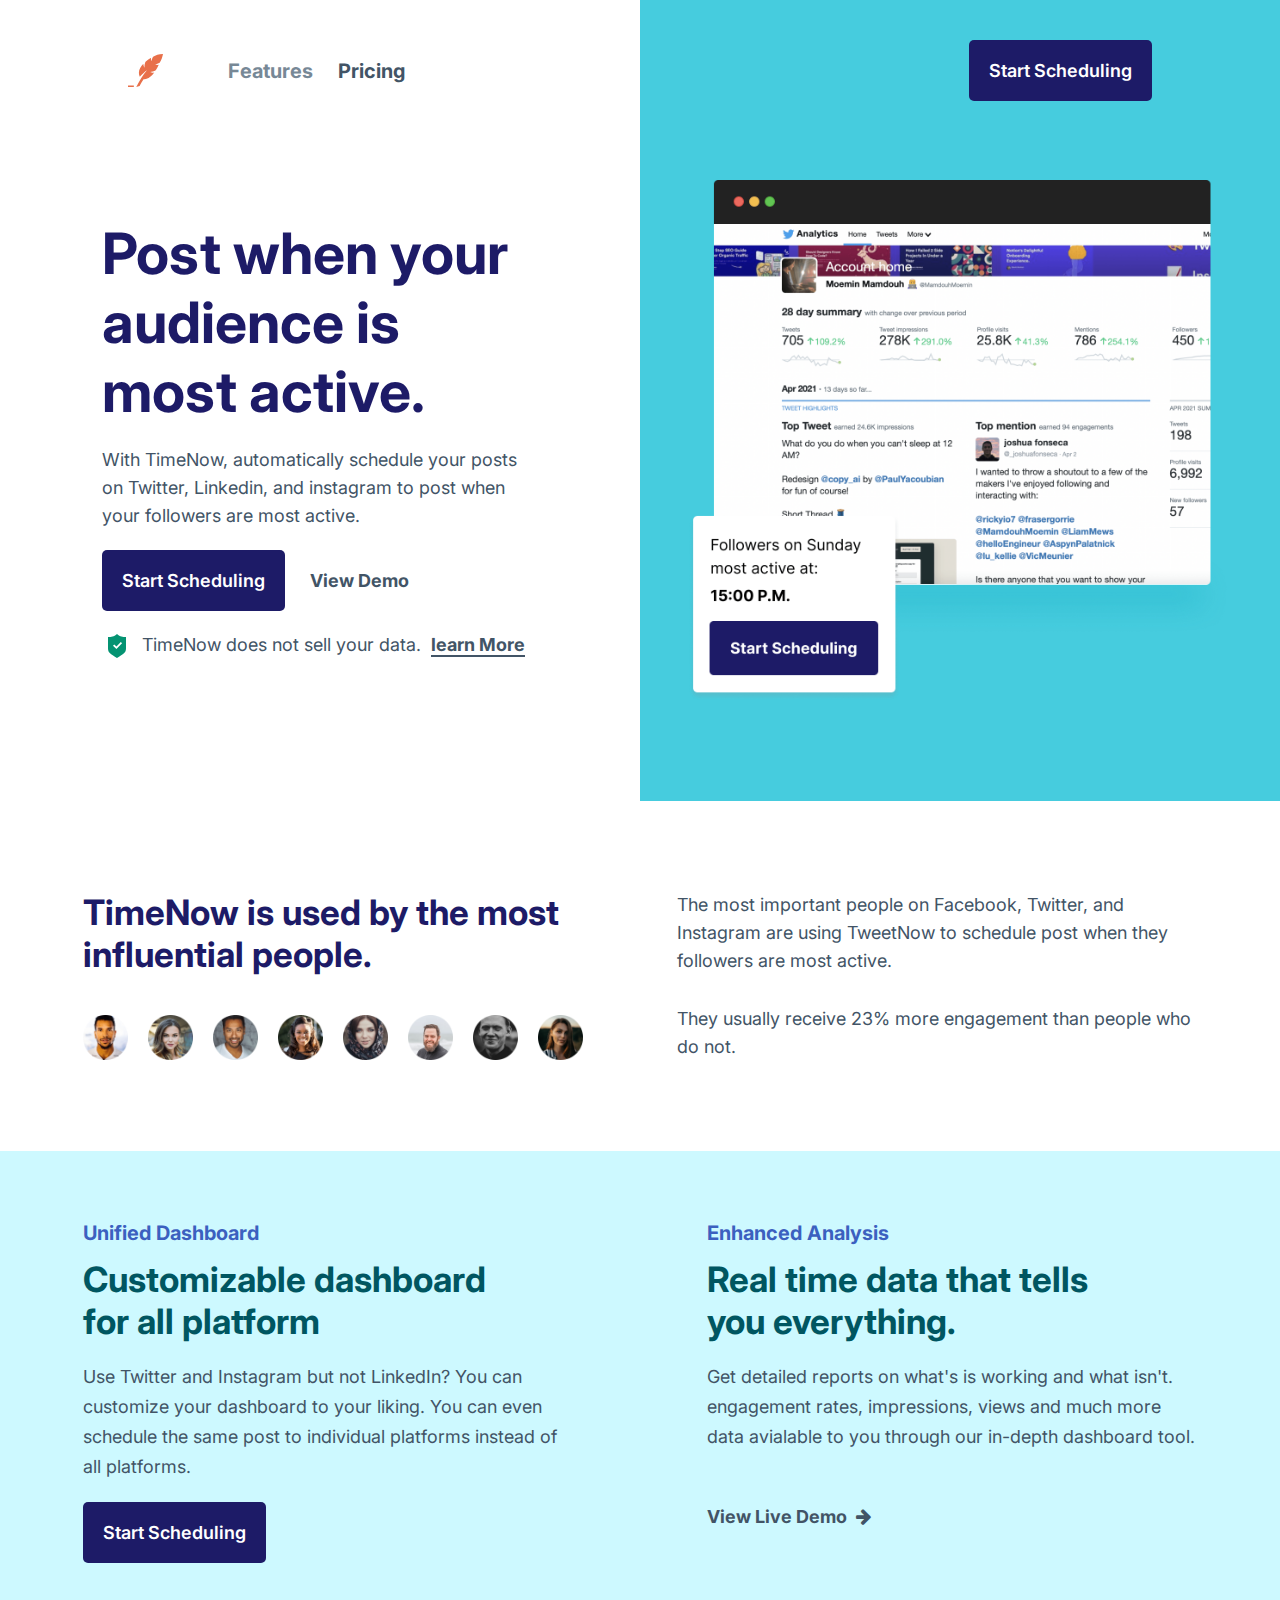
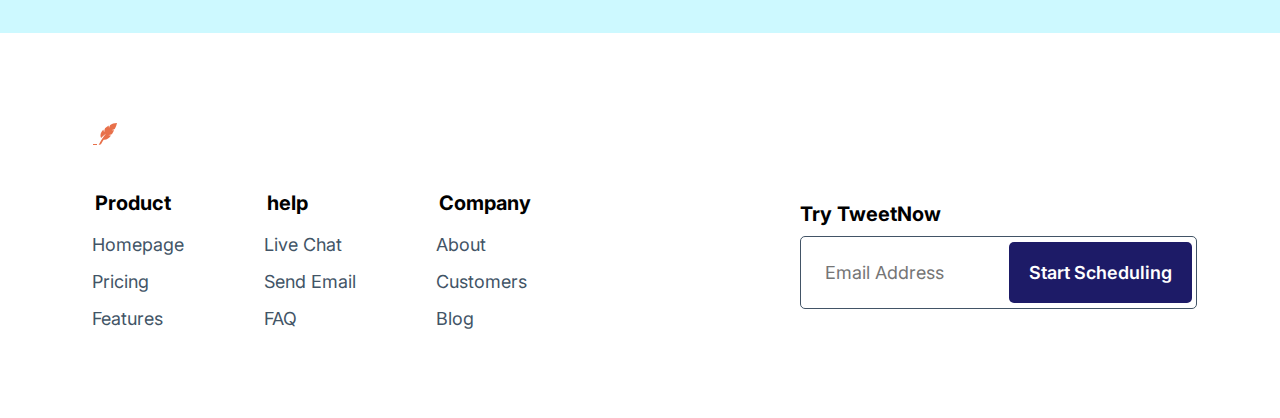
<file: index.html>
<!DOCTYPE html>
<html lang="en">

<head>
    <meta charset="UTF-8">
    <meta http-equiv="X-UA-Compatible" content="IE=edge">
    <meta name="viewport" content="width=device-width, initial-scale=1.0">
    <link rel="stylesheet" href="./style.css">
    <link rel="preconnect" href="https://fonts.gstatic.com" crossorigin>
    <link href="https://fonts.googleapis.com/css2?family=Inter:wght@100;200;300;400;500;600;700;800&display=swap"
        rel="stylesheet">
    <link rel="stylesheet" href="https://stackpath.bootstrapcdn.com/font-awesome/4.7.0/css/font-awesome.min.css">
    <title>TimeNow</title>
</head>

<body>
    <header>
        <nav>
            <img src="./images/Logo.svg" alt="Logo">
            <div class="window-nav">
                <ul>
                    <li>Features</li>
                    <li><a href="./price.html">Pricing</a></li>
                    <li>Schedule</li>
                </ul>
                <button><a href="./price.html">Start Scheduling</a></button>
            </div>
            <div class="menu">
                <span class="line"></span>
                <span class="line"></span>
                <span class="line"></span>
                <span class="line"></span>
            </div>
        </nav>
        
    </header>
    <section class="section-1">
        <div class="col-1">
            <div class="col-1-container">
                <h1>Post when your audience is most active. </h1>
                <p>With TimeNow, automatically schedule your posts on Twitter, Linkedin, and instagram to post when
                    your followers are most active.</p>
                <div>
                    <button><a href="./price.html">Start Scheduling</a></button>
                    <p class="p-text"><b>View Demo</b></p>
                </div>
                <div class="shield-text">
                    <div class="shield"></div>
                    <p>TimeNow does not sell your data. <span><a href="#">learn More</a></span></p>

                </div>
            </div>
        </div>
        <div class="col-2">
            <img src="./images/Mockup.png" alt="Hero">
        </div>
    </section>
    <section class="section-2">
        <div class="half-1">
            <h2>TimeNow is used by the most influential people.</h2>
            <div class="profile-icons">
                <img src="./images/UA1.png" alt="">
                <img src="./images/UA2.png" alt="">
                <img src="./images/UA3.png" alt="">
                <img src="./images/UA4.png" alt="">
                <img src="./images/UA5.png" alt="">
                <img src="./images/UA6.png" alt="">
                <img src="./images/UA7.png" alt="">
                <img src="./images/UA8.png" alt="">
            </div>
        </div>
        <div class="half-2">
            <p>The most important people on Facebook, Twitter, and Instagram are using TweetNow to schedule post
                when they followers are most active. </p>
            <p>They usually receive 23% more engagement than people who do not.</p>
        </div>
    </section>
    <section class="section-3">
        <div class="section-3-container">
            <div class="contained">
                <h5>Unified Dashboard</h5>
                <h2>Customizable dashboard <br> for all platform</h2>
                <p>Use Twitter and Instagram but not LinkedIn? You can customize your dashboard to your liking. You can
                    even schedule the same post to individual platforms instead of all platforms.</p>
                <div>
                    <button><a href="./price.html">Start Scheduling</a></button>
                </div>

            </div>
            <div class="contained">
                <h5>Enhanced Analysis</h5>
                <h2>Real time data that tells <br> you everything.</h2>
                <p>Get detailed reports on what's is working and what isn't. engagement rates, impressions, views and
                    much more data avialable to you through our in-depth dashboard tool.</p>
                <p><b>View Live Demo <i class="fa fa-arrow-right" aria-hidden="true"></i></b></p>
            </div>
        </div>
    </section>
    <footer>
        <div class="footer-1">
            <img src="./images/Logo.svg" alt="">
            <table>
                <tr>
                    <th>Product</th>
                    <th>help</th>
                    <th>Company</th>
                </tr>
                <tr>
                    <td>Homepage</td>
                    <td>Live Chat</td>
                    <td>About</td>
                </tr>
                <tr>
                    <td><a href="./price.html">Pricing</a></td>
                    <td>Send Email</td>
                    <td>Customers</td>
                </tr>
                <tr>
                    <td>Features</td>
                    <td>FAQ</td>
                    <td>Blog</td>
                </tr>
            </table>
            <div class="substitute">
                <h5>Company</h5>
                <p> About</p>
                <p>Customers</p>
                <p>Blog</p>
            </div>
        </div>
        <div class="footer-2">
            <h5>Try TweetNow</h5>
            <div class="email">
                <input type="email" name="" id="" placeholder="Email Address">
                <button type="submit">Start Scheduling</button>
            </div>
        </div>
    </footer>

    <script src="./app.js"></script>
</body>

</html>
</file>
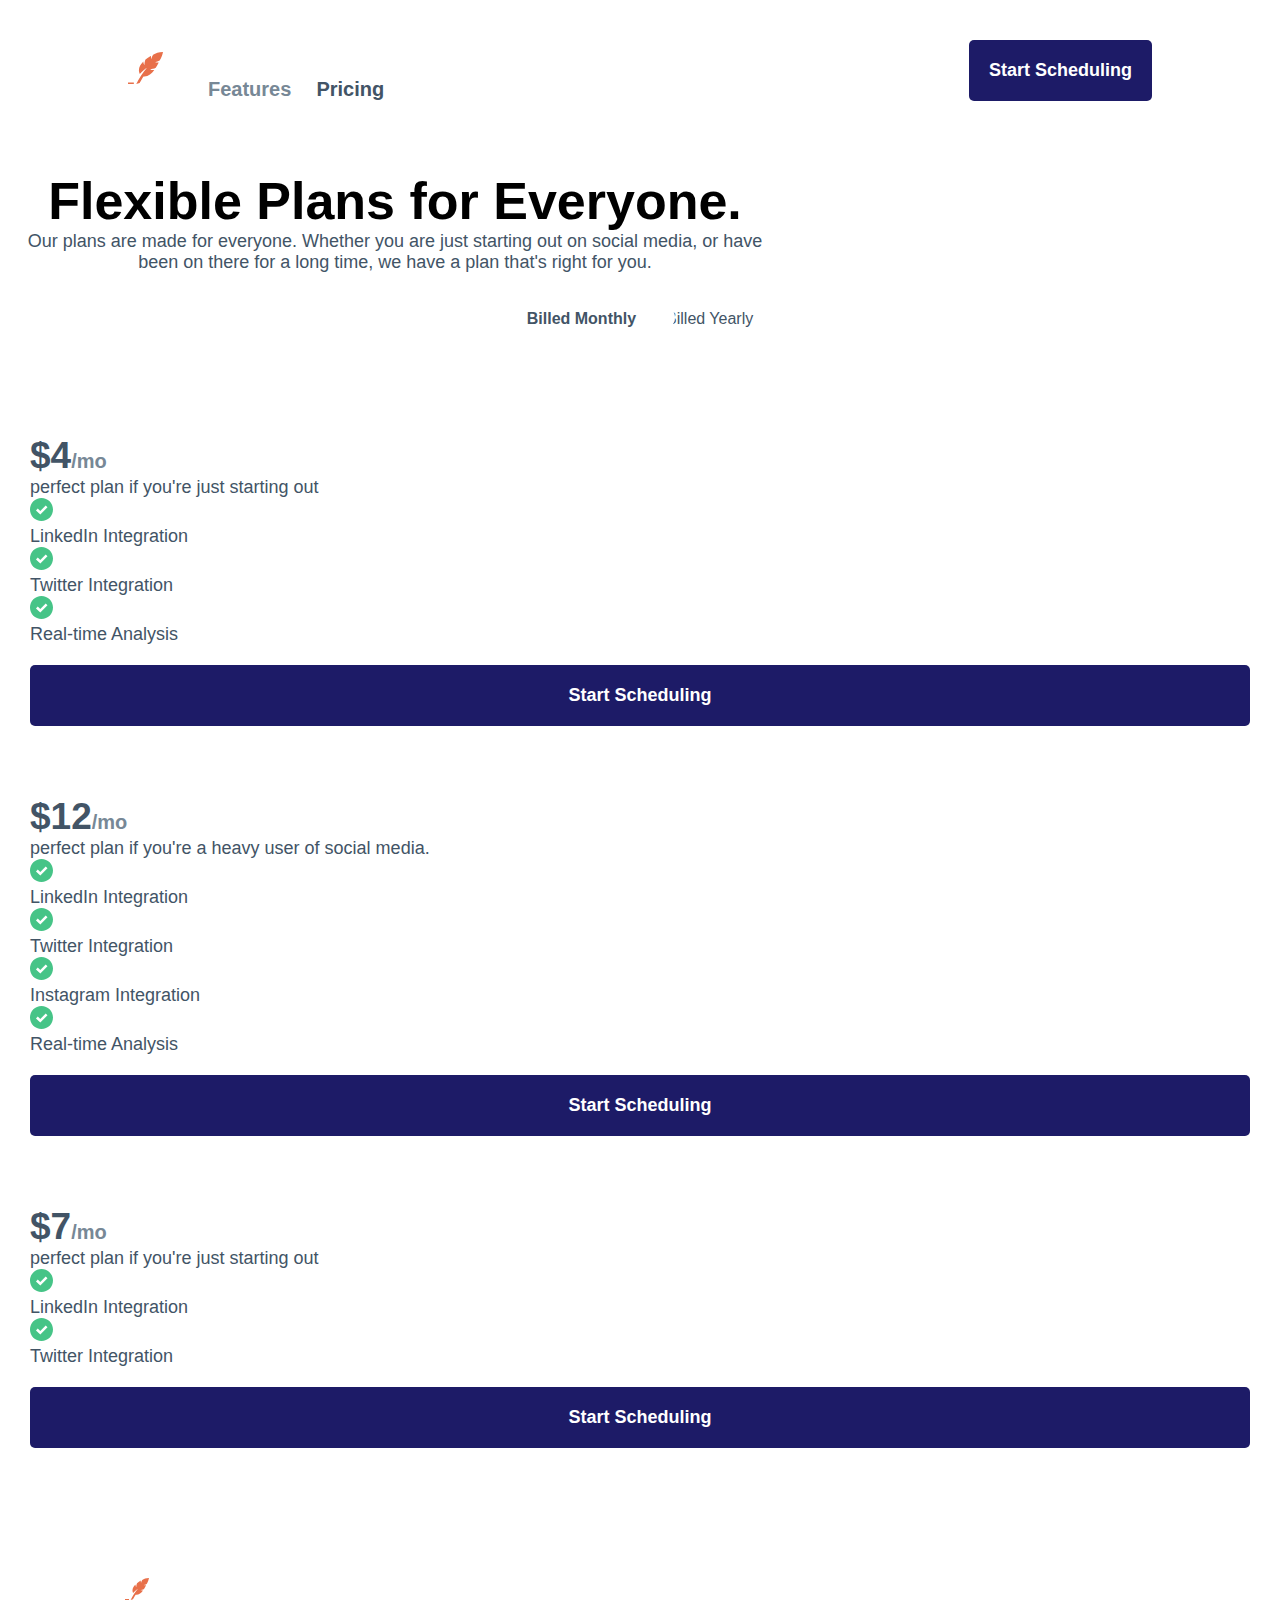
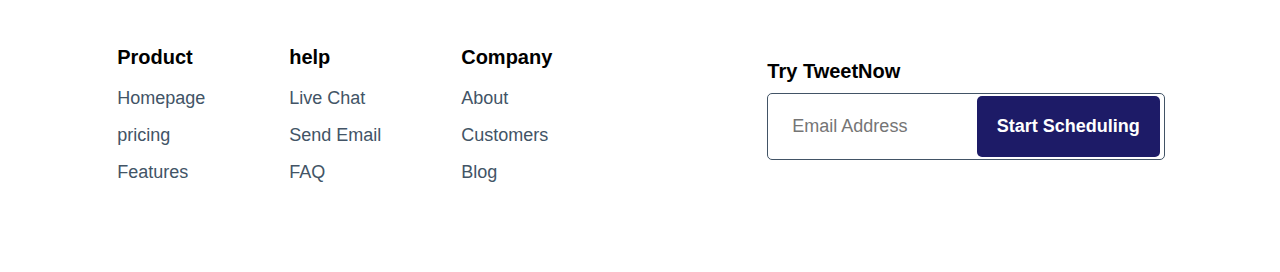
<file: price.html>
<!DOCTYPE html>
<html lang="en">

<head>
    <meta charset="UTF-8">
    <meta http-equiv="X-UA-Compatible" content="IE=edge">
    <meta name="viewport" content="width=device-width, initial-scale=1.0">
    <link rel="stylesheet" href="./prices.css">
    <link href="https://cdn.jsdelivr.net/npm/bootstrap@5.0.2/dist/css/bootstrap.min.css" rel="stylesheet"
        integrity="sha384-EVSTQN3/azprG1Anm3QDgpJLIm9Nao0Yz1ztcQTwFspd3yD65VohhpuuCOmLASjC" crossorigin="anonymous">
    <title>Prices</title>
</head>

<body>
    <header>
        <nav>
            <a href="./index.html"><img src="./images/Logo.svg" alt="Logo"></a>
            <div class="window-nav">
                <ul>
                    <li>Features</li>
                    <li>Pricing</li>
                    <li>Schedule</li>
                </ul>
                <button style="border-radius: 5px;">Start Scheduling</button>
            </div>
            <div class="menu">
                <span class="line"></span>
                <span class="line"></span>
                <span class="line"></span>
                <span class="line"></span>
            </div>
        </nav>

    </header>
    <main>
        <div id="price-headings" class="container-sm">
            <h1 class="text-dark">Flexible Plans for Everyone.</h1>
            <p class="" id="prices-text">Our plans are made for everyone. Whether you are just starting out on social
                media, or have been on there for a long time, we have a plan that's right for you.</p>
        </div>
        <div id="billing">
            <p id="monthly" class="bold-price">Billed Monthly</p>
            <div id="switch">
                <input type="checkbox" id="switches">
                <label for="switches"></label>
            </div>
            <p id="yearly">Billed Yearly</p>
        </div>
        <div class="container">
            <div id="row" class="row justify-content-center">
                <div id="prices" class="col-11 col-xl-3 col-md-5 border border-2  position-relative" >
                    <h2 class="text-dark"><span class="amount">$4</span><span class="time">/mo</span></h2>
                    <p class="pb-3 mb-4 border border-top-0 border-end-0 border-start-0 border-2">perfect plan if you're just starting out</p>
                    <div class="features">
                        <img src="./images/Checkmark.svg" alt="check">
                        <p class="d-inline-block">LinkedIn Integration</p>
                    </div>
                    <div class="features">
                        <img src="./images/Checkmark.svg" alt="check">
                        <p class="d-inline-block">Twitter Integration</p>
                    </div>
                    <div class="features">
                        <img src="./images/Checkmark.svg" alt="check">
                        <p class="d-inline-block">Real-time Analysis</p>
                    </div>
                    <button id="button" style="border-radius: 5px; " class=" ">Start Scheduling</button>
                </div>
                <div id="prices" class=" col-11 col-xl-3 col-md-5  border border-2  position-relative">
                    <h2  class="text-dark"><span class="amount">$12</span><span class="time">/mo</span></h2>
                    <p class="pb-3 mb-4 border border-top-0 border-end-0 border-start-0 border-2">perfect plan if you're a heavy user of social media.</p>
                    <div class="features">
                        <img src="./images/Checkmark.svg" alt="check">
                        <p class="d-inline-block">LinkedIn Integration</p>
                    </div>
                    <div class="features">
                        <img src="./images/Checkmark.svg" alt="check">
                        <p class="d-inline-block">Twitter Integration</p>
                    </div>
                    <div class="features">
                        <img src="./images/Checkmark.svg" alt="check">
                        <p class="d-inline-block">Instagram Integration</p>
                    </div>
                    <div class="features">
                        <img src="./images/Checkmark.svg" alt="check">
                        <p class="d-inline-block">Real-time Analysis</p>
                    </div>
                    <button style="border-radius: 5px;">Start Scheduling</button>
                </div>
                <div id="prices" class="col-11 col-xl-3 col-md-11 border border-2 position-relative">
                    <h2  class="text-dark"><span class="amount">$7</span><span class="time">/mo</span></h2>
                    <p class="pb-4 mb-4 border border-top-0 border-end-0 border-start-0 border-2">perfect plan if you're just starting out</p>
                    <div class="features">
                        <img src="./images/Checkmark.svg" alt="check">
                        <p class="d-inline-block">LinkedIn Integration</p>
                    </div>
                    <div class="features">
                        <img src="./images/Checkmark.svg" alt="check">
                        <p class="d-inline-block">Twitter Integration</p>
                    </div>
                    <button style="border-radius: 5px; ">Start Scheduling</button>
                </div>
                
            </div>
        </div>
    </main>
    <footer>
        <div class="footer-1">
            <a href="./index.html"><img src="./images/Logo.svg" alt="Logo"></a>
            <table>
                <tr>
                    <th>Product</th>
                    <th>help</th>
                    <th>Company</th>
                </tr>
                <tr>
                    <td>Homepage</td>
                    <td>Live Chat</td>
                    <td>About</td>
                </tr>
                <tr>
                    <td>pricing</td>
                    <td>Send Email</td>
                    <td>Customers</td>
                </tr>
                <tr>
                    <td>Features</td>
                    <td>FAQ</td>
                    <td>Blog</td>
                </tr>
            </table>
            <div class="substitute">
                <h5>Company</h5>
                <p> About</p>
                <p>Customers</p>
                <p>Blog</p>
            </div>
        </div>
        <div class="footer-2">
            <h5>Try TweetNow</h5>
            <div class="email">
                <input type="email" name="" id="" placeholder="Email Address">
                <button type="submit" style="border-radius: 5px;">Start Scheduling</button>
            </div>
        </div>
    </footer>
    <script src="./app1.js"></script>
    <script src="https://cdn.jsdelivr.net/npm/bootstrap@5.0.2/dist/js/bootstrap.bundle.min.js"
        integrity="sha384-MrcW6ZMFYlzcLA8Nl+NtUVF0sA7MsXsP1UyJoMp4YLEuNSfAP+JcXn/tWtIaxVXM"
        crossorigin="anonymous"></script>
</body>

</html>
</file>
<file: style.css>
* {
    padding: 0;
    margin: 0;
    box-sizing: border-box;
    font-family: 'Inter', sans-serif;
}
:root{
    --button : #1d1b67;
    --cyan: #46ccde;
    --txt: #778896;
    --headings:#1d1b67;
    --darker-text:#425466;
    --headings-2:#3b60bf;
    --headings-3:#005661;
    --section-2:#cdf9ff;

}
@media (max-width: 2600px) {
    nav,.window-nav,ul, .col-1,.section-1, .col-1, .col-2, .col-1-container, .shield-text, .section-2, .profile-icons, .contained,footer{
        display: flex;
    }
    nav,.window-nav,.section-2,.half-1, .section-3-container, footer{
        justify-content: space-between;
    }
    nav,ul,.col-1, .col-2, .shield-text,  footer{
        align-items: center;
    }
    nav, .section-1, .section-3, .section-3-container, footer{
        margin: auto;
    }
    header{
        width: 100vw;
        position: absolute;
        top: 0;
        z-index: 1;
    }
    nav {
        width: 80vw;
        font-size: 20px;
        margin-top: 40px;
    }
    .window-nav{
        flex: 1;
    }
    .menu{
        display: none;
    }
    li{
        list-style-type: none;
        color: var(--txt);
        font-weight: bold;
    }
    li a{
        color: var(--darker-text);
    }
    a{
        text-decoration: none;
    }
    button a{
        color: #fff;
    }
    nav img{
        width: 35px;
        margin-right: 65px;
    }
    ul li:nth-child(2) {
        margin-left: 25px;
    }
    ul li:nth-child(3) {
        display: none;
    }
    button {
        padding: 20px ;
        color: white;
        background-color: #1d1b67;
        border: none;
        border-radius: 5px;
        font-size: 18px;
        font-weight: 600;
    }
    section{
        width: 100vw;
    }
    .col-1{
        flex:1;
        justify-content: center;
        font-size: 18px;
        padding:180px 0 100px 0;
    }
    .col-1-container{
        width: 68%;
        color: var(--darker-text);
        flex-direction: column;
        row-gap: 20px;
    }
    .col-1-container p:nth-of-type(1){
        line-height: 28px;
    }
    .p-text{
        display: inline-block;
        margin-left: 20px;
    }
    h1{
        font-size: 57px;
        color: var(--headings);
    }
    .shield{
        display: inline-block;
        width: 30px;
        height: 30px;
        background-image: url(./images/Shield.svg);
        background-repeat: no-repeat;
        background-position: center;
    }
    .shield-text{
        align-items: flex-start;
    }
    .shield,.shield-text p{
        margin-right: 10px;
    }
    .shield-text p{
        display: inline-block;
    }
    .shield-text a{
        color: var(--darker-text);
        font-weight: 700;
        text-decoration: none;
        border-bottom: 2px solid;
        margin-left: 5px;
    }
    .col-2{
        flex:1;
        background-color: var(--cyan);
        justify-content: center;
        padding: 180px 0 100px 0;
    }
    .col-2 img{
        width: 650px;
        max-width: 85%;
    }
    .section-2{
        width: 82vw;
        font-size: 18px;
        color: var(--darker-text);
        margin: 90px auto;
    }
    .half-1,.half-2{
        width: 520px;
    }
    .half-1 h2{
        font-size: 35px;
        color: var(--headings);
    }
    .profile-icons{
        column-gap: 20px;
        margin-top: 40px;
    }
    .half-2 p{
        line-height: 28px;
    }
    .half-2 p:nth-child(1){
        margin-bottom: 30px;
    }
    .profile-icons img{
        width: 45px;
    }
    .section-3{
        background-color: var(--section-2);
    }
    .section-3-container{
        display: grid;
        font-size: 18px;
        width: 82vw;
        color: var(--darker-text);
        grid-template-columns: 42% 42%;
        padding: 70px 0;
    }
    .contained{
        row-gap: 20px;
        flex-direction: column;
    }
    .contained p{
        line-height: 30px;
    }
    .section-3 h5{
        font-size: 20px;
        color: var(--headings-2);

        margin-bottom: -7px;
    }
    .section-3 h2{
        font-size: 35px;
        color: var(--headings-3);
    }
    i{
        margin-left: 5px;
    }
    .contained p:nth-of-type(2){
        margin-top: 30px;
    }
    footer{
        width: 82vw;
        padding: 90px 0 80px;
    }
    .footer-1 img{
        margin:0 0 30px 10px;
    }
    .substitute{
        display: none;
    }
    th{
        width: 170px;
        font-size: 20px;
        text-align: left;
        padding: 10px;
    }
    td{
        font-size:18px ;
        padding: 7px;
        font-weight: 400;
        color: var(--darker-text);
    }
    td a{
        color: var(--darker-text);
    }
    .footer-2{
        height: max-content;
        margin-bottom: -50px;
    }
    .footer-2 h5{
        font-size: 20px;
        margin-bottom: 10px;
    }
    .email{
        border: 1.5px solid var(--darker-text);
        padding: 5px 4px 4.5px;
        border-radius: 5px;
    }
    .email input{
        font-size: 18px;
        padding: 20px;
        width: 200px;
        border: none;
        outline: none;
    }
    .email button{
        padding: 20px;
    }

}
@media(max-width:1300px){
    .section-2, .section-3-container, footer{
        width: 87vw;
    }
    .section-3-container{
        grid-template-columns: 44% 44%;
    }
}
@media(max-width: 1200px){
    .section-1 h1{
        font-size: 50px;
    }
    .section-2{
        flex-direction: column;
    }
    .half-1, .half-2{
        width: 100%;
    }
    .half-1{
        display: flex;
        flex-direction: row;
        align-items: center;
        margin-bottom: 50px;
    }
    .profile-icons{
        width: 42%;
        margin-top: 0;
        flex-wrap: wrap;
    }
    .half-1 h2{
        width: 50%;
    }
    .profile-icons img{
        margin-top: 10px;
    }
    .section-2 h2, .section-3 h2{
        font-size: 33px;
    }
}
@media(max-width: 1130px){
    .footer-1 th{
        width: 140px;
    }

}
@media(max-width: 1100px){
    .col-1-container h1{
        font-size: 45px;
    }
    footer{
        flex-direction: column;
        row-gap: 50px;
        align-items: flex-start;
        row-gap: 90px;
        margin-bottom: 50px;
    }
    .footer-1{
        text-align: left;
    }
    .footer-1 th{
        width: 170px;
    }
    .section-2 h2, .section-3 h2{
        font-size: 30px;
    }
}
@media(max-width:1000px){
    .col-2{
        flex: 1.1;
    }
    .col-1{
        flex: 0.9;
    }
    .col-1-container{
        width: 80%;
    }
    .col-1-container h1{
        font-size: 37px;
    }
    .section-3-container{
        display: flex;
        flex-direction: column;
        row-gap: 70px;
    }
}
@media(max-width:860px){
    nav{
        width: 90vw;
    }
    nav img{
        margin-right: 45px;
    }
    .col-1-container button{
        margin-bottom: 30px;
    }
}
@media(max-width:700px){
    header{
        position: fixed;
        top: 0;
        background-color: white;
    }
    nav{
        position: relative;
        margin-bottom: 20px;
    }
    .window-nav{
        position: fixed;
        width: 100vw;
        height: 0vh;
        top: 0;
        left: 0;
        flex-direction: column;
        background-color: var(--darker-text);
        transition: height .2s ease, opacity .2s ease, visibility .2s ease;
        opacity: 0;
        visibility: hidden;
    }
    .window-nav ul li{
        opacity: 0;
        color: white;
        font-weight: normal;
    }
    li a{
        color: #fff;
    }
    .nav{
        visibility: visible;
        opacity: 0.85;
        height: 100vh;
    }
    @keyframes animate {
        0%{
            opacity: 0;
            transform: translate3d(-25%, 0, 0);
        }
        100%{
            opacity: 1;
            transform: translate3d(0, 0, 0);
        }
    }
    .nav ul li{
        animation: animate .3s ease forwards;
    }
    .nav ul li:nth-child(1){
        animation-delay: .23s;
    }
    .nav ul li:nth-child(2){
        animation-delay: .26s;
    }
    .nav ul li:nth-child(3){
        animation-delay: .32s;
    }
    ul{
        width: max-content;
        display: block;
        text-align: center;
        margin: auto;
        color: white;
        font-size: 22px;
    }
    
    ul li:nth-of-type(1), ul li:nth-of-type(2), ul li:nth-of-type(3){
        margin: 0 0  35px;
    }
    ul li:nth-child(3) {
        display: block;
    }
    nav button{
        display: none;
    }
    .menu{
        display: block;
        width: 30px;
        height: 30px;
        margin-right: 10px;
        transition: 0.2s ease;
    }
    .line{
        position: absolute;
        width: 30px;
        height:4px ;
        background-color: black;
        transition:transform 0.2s ease-in-out, opacity 0.2s ease-in-out;
    }
    .line:nth-of-type(1){
        top: 0;
    }
    .line:nth-of-type(2){
        top: 10px;
    }
    .line:nth-of-type(3){
        top: 10px;
    }
    .line:nth-of-type(4){
        top: 20px;
    }
    .active .line:nth-of-type(1),.active .line:nth-of-type(4){
        opacity: 0;
    }
    .active .line:nth-of-type(2){
        background-color: white;
        transform: rotate(45deg);
    }
    .active .line:nth-of-type(3){
        background-color: white;
        transform: rotate(-45deg);
    }
    .section-1{
        flex-direction: column;
        position: relative;
        top: 80px;
    }
    .col-1,.col-2{
        padding: 40px 0;
    }
    .col-1-container{
        width: 90%;
    }
    .half-1{
        flex-direction: column;
        margin-bottom: 50px;
    }
    .half-1 h2, .profile-icons{
        width: 100%;
    }
    .profile-icons{
        column-gap: 10px;
        margin-top: 45px;
    }
    .profile-icons img{
        width: 50px;
    }
    .section-3-container{
        padding: 50px 0;
    }

}
@media(max-width: 499px){
    td:nth-child(3), td:nth-child(6),td:nth-child(9) , th:nth-child(3) {
        display: none;
    }
    .substitute{
        width: 82vw;
        display: grid;
        grid-template-columns: 1fr;
        row-gap: 18px;
        margin: 20px auto 0;
    }
    .substitute h5{
        font-size: 20px;
        margin-bottom: 5px;
    }
    .substitute p{
        font-size: 18px;
        font-weight: 500;
        color: var(--darker-text);
        opacity: 0.9;
    }
    .footer-2{
        width: 87vw;
    }
    .email{
        width: max-content;
    }
    .email input{
        width: 40vw;
    }
    .email button{
        width:175px;  
        padding: 20px 0;
    }
}
@media(max-width: 400px){
    .email{
        display: flex;
        flex-direction: column;
        border: none;
    }
    .email input{
        border: 1px solid black;
        margin-bottom: 15px;
        border-radius: 5px;
    }
    .email input, .email button{
        width: 250px;
        font-size: 18px;
    }
}
</file>
<file: prices.css>
* {
    padding: 0;
    margin: 0;
    box-sizing: border-box;
    font-family: 'Inter', sans-serif;
}
:root{
    --button : #1d1b67;
    --txt: #778896;
    --darker-text:#425466;
}
@media (max-width: 2600px) {
    nav,.window-nav,ul,#billing,footer{
        display: flex;
    }
    nav,.window-nav, footer{
        justify-content: space-between;
    }
    nav, #billing, .window-nav, ul,  footer{
        align-items: center;
    }
    nav, #billing, footer{
        margin: auto;
    }
    #prices-text, #billing,td{
        color: var(--darker-text);
        font-weight: 400;
    }
    header{
        width: 100vw;
    }
    nav {
        width: 80vw;
        font-size: 20px;
        margin-top: 40px;
    }
    .window-nav{
        flex: 1;
        align-items: flex-end;
    }
    .menu{
        display: none;
    }
    li {
        list-style-type: none;
        color: var(--txt);
        font-weight: bold;
    }
    nav img{
        width: 35px;
        margin-right: 45px;
    }
    ul li:nth-child(2) {
        margin-left: 25px;
        color: var(--darker-text);
    }
    ul li:nth-child(3) {
        display: none;
    }
    button{
        padding: 20px ;
        color: white;
        background-color: #1d1b67;
        border: none;
        font-size: 18px;
        font-weight: 600;
    }
    main{
        font-size: 18px;
        margin-top: 70px;
    }
    #price-headings{
        width: 790px;
        text-align: center;
    }
    main h1{
        font-size: 52px;
        font-weight: 700;
    }
    #prices-text{
        padding:0 20px;
    }
    #billing{
        width: 100vw;
        margin-top: 30px;
        justify-content: center;
        font-size: 16px;
        color: var(--darker-text);
    }
    .bold-price{
        font-weight: bold;
    }
    #switch,#billing p{
        margin-bottom: 0;
    }
    #switch{
        height: 32px;
    }
    #switch input{
        opacity: 0;
        visibility: hidden;
    }
    #switch label{
        position: relative;
        width: 60px;
        height: 30px;
        border-radius: 50px;
        background-color: #3a84f7;
        margin-right: 17px;
    }
    #switch label::after{
        content: '';
        position: absolute;
        top: 3.15px;
        left: 3.1px;
        width: 23px;
        height: 23px;
        border-radius: 50%;
        background-color: #fff;
        transition: transform .22s ease-in-out;
    }
    #switch input:checked ~ label:after{
        transform: translate3d(31px, 0, 0);
    }
    #switch input:checked ~ p{
        font-weight: bold;
    }
    #row{
        row-gap: 40px;
        column-gap: 40px;
        margin-top: 70px;
    }
    #prices{
        padding: 30px;
        border-radius: 5px;
        color: var(--darker-text);
    }
    #prices button{
        margin: 20px 0 10px;
        width: 100%;
    }
    .features img{
        width: 23px;
        margin-right: 5px;
    }
    .time{
        font-size: 20px;
        color: var(--txt);
    }
    .amount{
        font-size: 37px;
        font-weight: 700;
    }
    footer{
        width: 82vw;
        padding: 90px 0 80px;
    }
    .footer-1 img{
        margin:0 0 30px 10px;
    }
    .substitute{
        display: none;
    }
    th{
        width: 170px;
        font-size: 20px;
        text-align: left;
        padding: 10px 10px 10px 0;
    }
    td{
        font-size:18px ;
        padding: 7px 7px 7px 0;
        font-weight: 400;
    }
    td a{
        text-decoration: none;
        color: var(--darker-text);
    }
    .footer-2{
        height: max-content;
        margin-bottom: -50px;
    }
    .footer-2 h5{
        font-size: 20px;
        margin-bottom: 10px;
    }
    .email{
        border: 1.5px solid var(--darker-text);
        padding: 2px 4px;
        border-radius: 5px;
    }
    .email input{
        font-size: 18px;
        padding: 20px;
        width: 200px;
        border: none;
        outline: none;
    }
    .email button{
        padding: 20px;
    }
}
@media(min-width:1200px){
    #prices{
        height: max-content;
    }
}
@media(max-width:1200px){
    #prices{
        position: relative;
    }
    #prices button{
        width: 85%;
        position: absolute;
        bottom: 35px;
        right: 7.5%;
    }
    
    #prices .features:last-of-type{
        margin-bottom: 100px;
    }
}
@media(max-width:1200px) and (min-width:992px){
    #prices:nth-child(3){
        width: 840px;
    }
}
@media(max-width:1200px) and (min-width:769px){
    #prices:nth-child(3){
        padding: 40px 7.5%;
    }
}
@media(max-width: 1130px){
    .footer-1 th{
        width: 140px;
    }
}
@media(max-width: 1100px){
    footer{
        flex-direction: column;
        row-gap: 50px;
        align-items: flex-start;
        row-gap: 90px;
        margin-bottom: 50px;
    }
    .footer-1{
        text-align: left;
    }
    .footer-1 th{
        width: 170px;
    }
}
@media(max-width:991px) and (min-width: 769px){
    #prices:nth-child(3){
        width: 640px;
    }
}
@media(max-width:990px){
    #price-headings{
        width: 70vw;
    }
}
@media(max-width:860px){
    nav{
        width: 90vw;
    }
    nav img{
        margin-right: 25px;
    }
}
@media(max-width:700px){
    header{
        position: fixed;
        top: 0;
        background-color: rgb(255, 255, 255);
        z-index: 1;
    }
    nav{
        position: relative;
        margin-bottom: 20px;
    }
    .window-nav{
        position: fixed;
        width: 100vw;
        height: 0vh;
        top: 0;
        left: 0;
        flex-direction: column;
        justify-content: center;
        background-color: var(--darker-text);
        transition: height .2s ease, opacity .2s ease, visibility .2s ease;
        opacity: 0;
        visibility: hidden;
    }
    .window-nav ul li{
        opacity: 0;
        color: white;
        font-weight: normal;
    }
    li a{
        color: #fff;
    }
    .nav{
        visibility: visible;
        opacity: 0.85;
        height: 100vh;
    }
    @keyframes animate {
        0%{
            opacity: 0;
            transform: translate3d(-25%, 0, 0);
        }
        100%{
            opacity: 1;
            transform: translate3d(0, 0, 0);
        }
    }
    .nav ul li{
        animation: animate .3s ease forwards;
    }
    .nav ul li:nth-child(1){
        animation-delay: .23s;
    }
    .nav ul li:nth-child(2){
        animation-delay: .26s;
    }
    .nav ul li:nth-child(3){
        animation-delay: .32s;
    }
    ul{
        width: max-content;
        display: block;
        text-align: center;
        margin: auto;
        color: white;
        font-size: 22px;
    }
    
    ul li:nth-of-type(1), ul li:nth-of-type(2), ul li:nth-of-type(3){
        margin: 0 0  35px;
    }
    ul li:nth-child(3) {
        display: block;
    }
    nav button{
        display: none;
    }
    .menu{
        display: block;
        width: 30px;
        height: 25px;
        margin-right: 10px;
        transition: 0.2s ease;
    }
    .line{
        position: absolute;
        width: 30px;
        height:4px ;
        background-color: black;
        transition:transform 0.2s ease-in-out, opacity 0.2s ease-in-out;
    }
    .line:nth-of-type(1){
        top: 3px;
    }
    .line:nth-of-type(2){
        top: 13px;
    }
    .line:nth-of-type(3){
        top: 13px;
    }
    .line:nth-of-type(4){
        top: 23px;
    }
    .active .line:nth-of-type(1),.active .line:nth-of-type(4){
        opacity: 0;
    }
    .active .line:nth-of-type(2){
        background-color: white;
        transform: rotate(45deg);
    }
    .active .line:nth-of-type(3){
        background-color: white;
        transform: rotate(-45deg);
    }
    main{
        position: relative;
        top: 130px;
        margin:0 0 80px 0;
    }
    #price-headings{
        width: 85vw;
    }
}
@media(max-width: 499px){
    td:nth-child(3), td:nth-child(6),td:nth-child(9) , th:nth-child(3) {
        display: none;
    }
    .substitute{
        width: 82vw;
        display: grid;
        grid-template-columns: 1fr;
        row-gap: 18px;
        margin: 20px auto 0;
    }
    .substitute h5{
        font-size: 20px;
        margin-bottom: 5px;
    }
    .substitute p{
        font-size: 18px;
        font-weight: 500;
        color: var(--darker-text);
        opacity: 0.9;
    }
    .footer-2{
        width: 87vw;
    }
    .email{
        width: max-content;
    }
    .email input{
        width: 40vw;
    }
    .email button{
        width:175px;  
        padding: 20px 0;
    }
}
@media(max-width: 400px){
    .email{
        display: flex;
        flex-direction: column;
        border: none;
    }
    .email input{
        border: 1px solid black;
        margin-bottom: 15px;
        border-radius: 5px;
    }
    .email input, .email button{
        width: 250px;
        font-size: 18px;
    }
}
</file>
